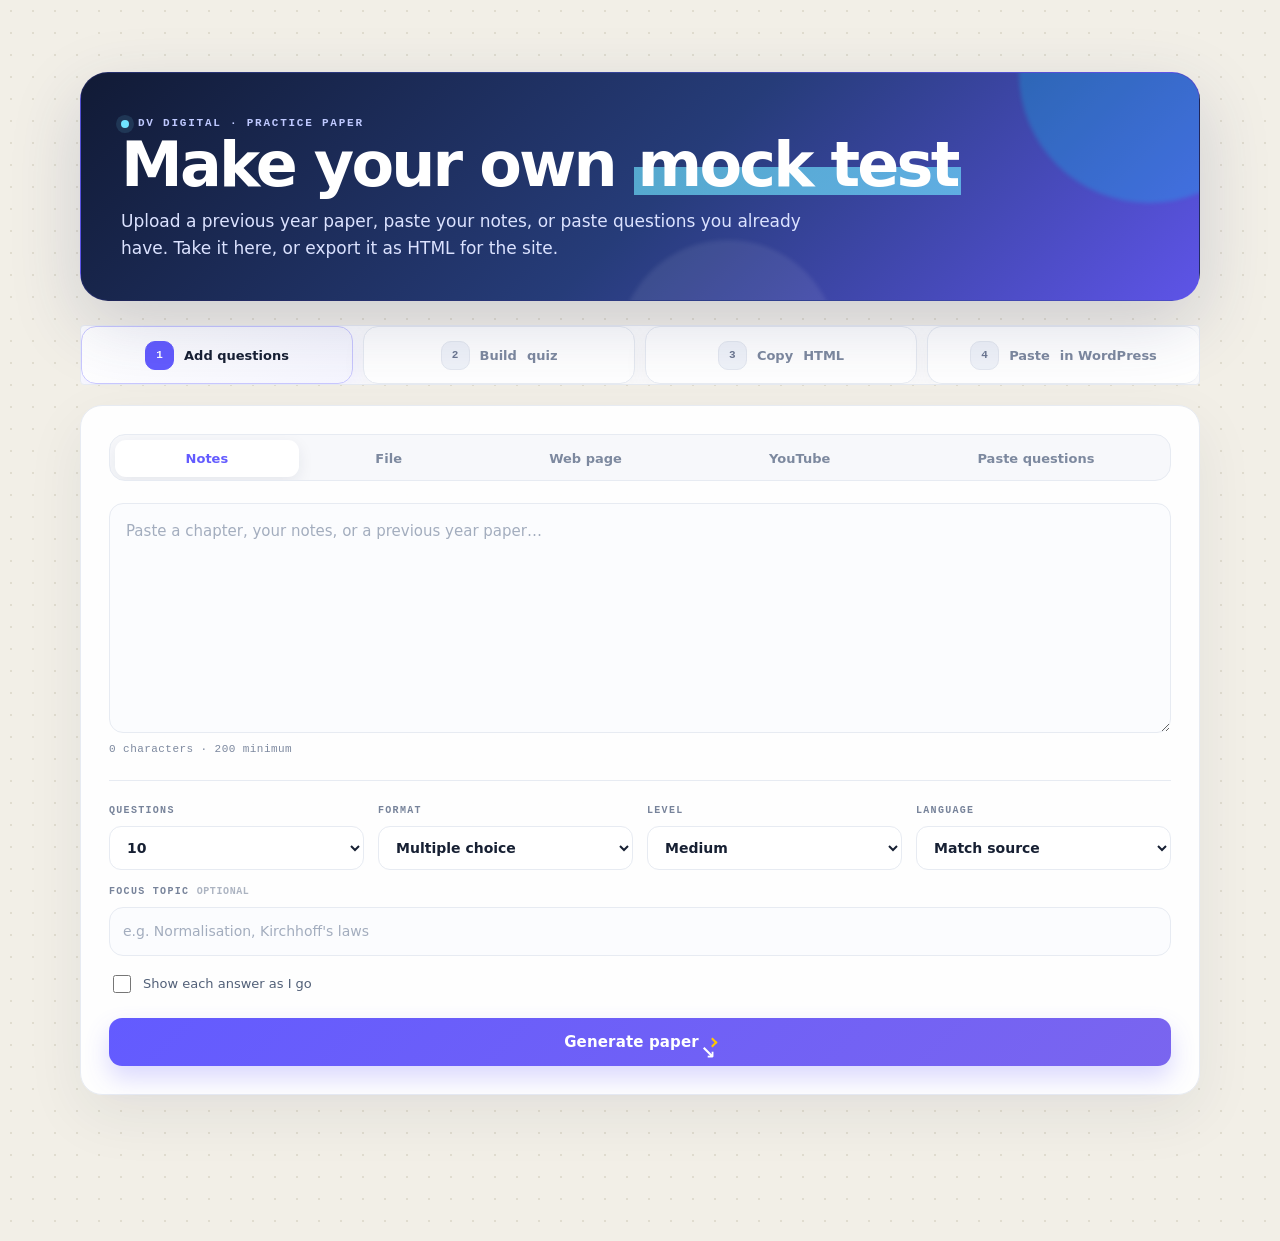
<file: demo/index.html>
<!DOCTYPE html>
<html lang="en"><head><meta charset="utf-8">
<meta name="viewport" content="width=device-width, initial-scale=1">
<title>AI Quiz Generator — DV Digital</title>
<style>
@import url('https://fonts.googleapis.com/css2?family=Bricolage+Grotesque:opsz,wght@12..96,600;12..96,800&family=Hind:wght@400;500;600;700&family=Roboto+Mono:wght@400;500;700&display=swap');

/* The hidden attribute must beat any display rule set below. */
.dvq [hidden] { display: none !important; }

/* ── Step wizard ─────────────────────────────────────────────────── */

.dvq-steps {
	display: flex;
	flex-wrap: wrap;
	gap: 6px;
	list-style: none;
	margin: 0 0 20px;
	padding: 0;
}

.dvq-step {
	font-family: var(--body);
	text-align: left;
	cursor: pointer;
	display: flex;
	align-items: center;
	gap: 9px;
	flex: 1 1 auto;
	padding: 10px 14px;
	border: 1px solid var(--line);
	border-radius: 3px;
	background: var(--paper);
	font-size: 13.5px;
	font-weight: 600;
	color: var(--muted);
	transition: border-color .2s, color .2s, background .2s;
}

.dvq-step b {
	display: grid;
	place-items: center;
	flex: 0 0 auto;
	width: 22px;
	height: 22px;
	border-radius: 50%;
	background: var(--stock);
	border: 1px solid var(--line);
	font-family: var(--mono);
	font-size: 11px;
	font-weight: 700;
	color: var(--muted);
	transition: background .2s, color .2s, border-color .2s;
}

.dvq-step.is-on {
	border-color: var(--ink);
	color: var(--ink);
}

.dvq-step.is-on b {
	background: var(--ink);
	border-color: var(--ink);
	color: var(--mark);
}

.dvq-step.is-done {
	color: var(--ink-2);
	border-color: var(--line);
}

.dvq-step.is-done b {
	background: var(--right);
	border-color: var(--right);
	color: #fff;
}

@media (max-width: 640px) {
	.dvq-step { flex: 1 1 100%; }
	.dvq-step span { font-size: 13px; }
}

/* DV Digital — AI Quiz Generator
   Scoped under .dvq so Elementor styles cannot leak in or out.
   Hind is used for body text because it carries Devanagari, which the Hindi
   output setting needs. */

.dvq {
	--ink:      #14161b;
	--ink-2:    #40434c;
	--muted:    #7c7e88;
	--paper:    #ffffff;
	--stock:    #faf8f3;
	--line:     #e6e3d9;
	--rule:     #14161b;
	--mark:     #ffc800;
	--mark-lo:  #7d6000;
	--right:    #14764a;
	--right-bg: #edf6f1;
	--wrong:    #bf342a;
	--wrong-bg: #fdf1f0;

	--display: "Bricolage Grotesque", Georgia, serif;
	--body:    "Hind", -apple-system, BlinkMacSystemFont, "Segoe UI", sans-serif;
	--mono:    "Roboto Mono", ui-monospace, Menlo, Consolas, monospace;

	max-width: 800px;
	margin-inline: auto;
	font-family: var(--body);
	font-size: 16px;
	line-height: 1.6;
	color: var(--ink);
	-webkit-font-smoothing: antialiased;
	text-rendering: optimizeLegibility;
}

.dvq *,
.dvq *::before,
.dvq *::after { box-sizing: border-box; }

/* Author display rules outrank the UA stylesheet's [hidden] rule, so any
   flex container would ignore its own hidden attribute without this. */
.dvq [hidden] { display: none !important; }

.dvq p { margin: 0; }

/* ── Masthead ────────────────────────────────────────────────────── */

.dvq-head { margin-bottom: 26px; }

.dvq-eyebrow {
	display: flex;
	align-items: center;
	gap: 9px;
	margin-bottom: 12px;
	font-family: var(--mono);
	font-size: 11px;
	font-weight: 500;
	letter-spacing: .18em;
	text-transform: uppercase;
	color: var(--muted);
}

.dvq-eyebrow::before {
	content: "";
	width: 4px;
	height: 15px;
	background: var(--mark);
}

.dvq-title {
	margin: 0 0 10px;
	font-family: var(--display);
	font-size: clamp(30px, 5.2vw, 46px);
	font-weight: 800;
	line-height: 1.04;
	letter-spacing: -.025em;
	color: var(--ink);
}

/* Highlighter swipe, the way a student marks a textbook */
.dvq-mark-hl {
	background: linear-gradient(transparent 58%, var(--mark) 58% 94%, transparent 94%);
	padding-inline: 2px;
}

.dvq-intro {
	max-width: 52ch;
	font-size: 16px;
	color: var(--ink-2);
}

/* ── Sheet ───────────────────────────────────────────────────────── */

.dvq-card {
	background: var(--paper);
	border: 1px solid var(--line);
	border-radius: 4px;
	box-shadow: 0 1px 0 rgba(20, 22, 27, .04), 0 10px 28px -22px rgba(20, 22, 27, .5);
	padding: 22px;
}

/* ── Tabs ────────────────────────────────────────────────────────── */

.dvq-tabs {
	display: flex;
	gap: 0;
	margin-bottom: 18px;
	border-bottom: 2px solid var(--line);
	overflow-x: auto;
	scrollbar-width: none;
}

.dvq-tabs::-webkit-scrollbar { display: none; }

.dvq-tab {
	position: relative;
	flex: 0 0 auto;
	padding: 10px 16px;
	margin-bottom: -2px;
	border: 0;
	border-bottom: 2px solid transparent;
	background: none;
	font-family: var(--body);
	font-size: 15px;
	font-weight: 600;
	color: var(--muted);
	cursor: pointer;
	white-space: nowrap;
	transition: color .15s, border-color .15s;
}

.dvq-tab:hover { color: var(--ink); }

.dvq-tab.is-on {
	color: var(--ink);
	border-bottom-color: var(--ink);
}

/* ── Inputs ──────────────────────────────────────────────────────── */

.dvq-panel { display: none; }
.dvq-panel.is-on { display: block; }

.dvq textarea,
.dvq input[type="url"],
.dvq input[type="text"] {
	width: 100%;
	padding: 13px 15px;
	border: 1px solid var(--line);
	border-radius: 3px;
	background: var(--stock);
	font-family: var(--body);
	font-size: 15.5px;
	line-height: 1.6;
	color: var(--ink);
	resize: vertical;
	transition: border-color .15s, box-shadow .15s, background .15s;
}

.dvq textarea::placeholder,
.dvq input::placeholder { color: #a9aab2; }

.dvq textarea:focus,
.dvq input:focus,
.dvq select:focus {
	outline: none;
	background: var(--paper);
	border-color: var(--ink);
	box-shadow: 0 0 0 3px rgba(255, 200, 0, .4);
}

.dvq-count {
	margin-top: 8px;
	font-family: var(--mono);
	font-size: 11.5px;
	letter-spacing: .04em;
	color: var(--muted);
}

/* ── Drop zone ───────────────────────────────────────────────────── */

.dvq-drop {
	display: flex;
	flex-direction: column;
	align-items: center;
	justify-content: center;
	gap: 6px;
	min-height: 180px;
	padding: 26px;
	text-align: center;
	border: 1.5px dashed #cdc9bb;
	border-radius: 3px;
	background: var(--stock);
	cursor: pointer;
	transition: border-color .15s, background .15s;
}

.dvq-drop:hover,
.dvq-drop.is-over { border-color: var(--ink); background: #fffdf4; }

.dvq-drop-icon { width: 30px; height: 30px; color: var(--ink-2); }
.dvq-drop-icon svg { width: 100%; height: 100%; }
.dvq-drop-main { font-weight: 600; font-size: 15.5px; }

.dvq-drop-sub {
	font-family: var(--mono);
	font-size: 11.5px;
	letter-spacing: .04em;
	color: var(--muted);
}

.dvq-filename {
	display: flex;
	align-items: center;
	gap: 8px;
	margin-top: 11px;
	padding: 10px 13px;
	border-left: 3px solid var(--mark);
	background: var(--stock);
	font-family: var(--mono);
	font-size: 12.5px;
	word-break: break-all;
}

/* ── Controls ────────────────────────────────────────────────────── */

.dvq-controls {
	display: flex;
	flex-wrap: wrap;
	gap: 14px;
	margin: 20px 0;
	padding-top: 20px;
	border-top: 1px solid var(--line);
}

.dvq-field { display: flex; flex-direction: column; gap: 6px; flex: 1 1 130px; }
.dvq-field-wide { flex: 1 1 100%; }

.dvq-field > span {
	font-family: var(--mono);
	font-size: 10.5px;
	font-weight: 500;
	letter-spacing: .14em;
	text-transform: uppercase;
	color: var(--muted);
}

.dvq-field > span em {
	font-style: normal;
	letter-spacing: .06em;
	opacity: .6;
}

.dvq select {
	width: 100%;
	padding: 10px 12px;
	border: 1px solid var(--line);
	border-radius: 3px;
	background: var(--paper);
	font-family: var(--body);
	font-size: 14.5px;
	font-weight: 500;
	color: var(--ink);
	cursor: pointer;
}

.dvq input[type="text"] { padding: 10px 12px; font-size: 14.5px; }

.dvq-switch {
	display: flex;
	align-items: center;
	gap: 9px;
	flex: 1 1 100%;
	padding-top: 2px;
	font-size: 14.5px;
	color: var(--ink-2);
	cursor: pointer;
}

.dvq-switch input { width: 17px; height: 17px; accent-color: var(--ink); cursor: pointer; }

/* ── Buttons ─────────────────────────────────────────────────────── */

.dvq-go {
	display: flex;
	align-items: center;
	justify-content: center;
	gap: 10px;
	width: 100%;
	padding: 15px 22px;
	border: 0;
	border-radius: 3px;
	background: var(--ink);
	font-family: var(--body);
	font-size: 15.5px;
	font-weight: 700;
	letter-spacing: .01em;
	color: #fff;
	cursor: pointer;
	transition: background .15s, box-shadow .15s;
}

.dvq-go::after {
	content: "";
	width: 7px;
	height: 7px;
	border-top: 2px solid var(--mark);
	border-right: 2px solid var(--mark);
	transform: rotate(45deg);
	transition: transform .18s;
}

.dvq-go:hover:not(:disabled) {
	background: #000;
	box-shadow: 0 6px 18px -10px rgba(0, 0, 0, .8);
}

.dvq-go:hover:not(:disabled)::after { transform: rotate(45deg) translate(2px, -2px); }
.dvq-go:disabled { opacity: .4; cursor: not-allowed; }

.dvq-ghost {
	padding: 13px 20px;
	border: 1px solid var(--ink);
	border-radius: 3px;
	background: transparent;
	font-family: var(--body);
	font-size: 14.5px;
	font-weight: 600;
	color: var(--ink);
	cursor: pointer;
	transition: background .15s, color .15s;
}

.dvq-ghost:hover { background: var(--ink); color: #fff; }

.dvq :focus-visible { outline: 3px solid var(--mark); outline-offset: 2px; }

.dvq-note {
	margin-top: 14px;
	padding: 12px 14px;
	border-left: 3px solid var(--wrong);
	background: var(--wrong-bg);
	font-size: 14.5px;
	color: #8e2820;
}

.dvq-actions { display: flex; flex-wrap: wrap; gap: 10px; margin-top: 22px; }
.dvq-actions .dvq-go { width: auto; flex: 1 1 210px; }

/* ── Loading ─────────────────────────────────────────────────────── */

.dvq-loading { text-align: center; padding: 52px 22px; }

.dvq-loading p {
	margin-top: 20px;
	font-family: var(--mono);
	font-size: 13px;
	letter-spacing: .04em;
	color: var(--muted);
}

.dvq-bubbles { display: flex; justify-content: center; gap: 11px; }

.dvq-bubbles i {
	width: 16px;
	height: 16px;
	border: 2px solid var(--ink);
	border-radius: 50%;
	animation: dvq-fill 1.5s ease-in-out infinite;
}

.dvq-bubbles i:nth-child(2) { animation-delay: .19s; }
.dvq-bubbles i:nth-child(3) { animation-delay: .38s; }
.dvq-bubbles i:nth-child(4) { animation-delay: .57s; }

@keyframes dvq-fill {
	0%, 72%, 100% { background: transparent; }
	36%           { background: var(--ink); }
}

/* ── Question paper masthead ─ the signature ─────────────────────── */

.dvq-quiz-head {
	padding: 20px 18px 16px;
	margin-bottom: 20px;
	text-align: center;
	background: var(--paper);
	border-top: 3px double var(--rule);
	border-bottom: 3px double var(--rule);
}

.dvq-quiz-head h3 {
	margin: 0 0 9px;
	font-family: var(--display);
	font-size: clamp(19px, 3.4vw, 25px);
	font-weight: 700;
	line-height: 1.2;
	letter-spacing: -.01em;
	text-transform: uppercase;
}

.dvq-meta {
	font-family: var(--mono);
	font-size: 11px;
	font-weight: 500;
	letter-spacing: .14em;
	text-transform: uppercase;
	color: var(--ink-2);
}

/* ── Questions ───────────────────────────────────────────────────── */

.dvq-questions { list-style: none; margin: 0; padding: 0; }

.dvq-q {
	position: relative;
	padding: 20px 4px 22px 46px;
	border-bottom: 1px solid var(--line);
}

.dvq-q:last-child { border-bottom: 0; }

.dvq-q::before {
	content: attr(data-n) ".";
	position: absolute;
	top: 20px;
	left: 0;
	width: 32px;
	font-family: var(--mono);
	font-size: 14px;
	font-weight: 700;
	color: var(--ink);
	text-align: right;
}

.dvq-q-text {
	margin-bottom: 14px !important;
	font-size: 16.5px;
	font-weight: 600;
	line-height: 1.5;
}

/* OMR bubbles */

.dvq-opt {
	display: flex;
	align-items: flex-start;
	gap: 13px;
	padding: 8px 11px;
	margin-bottom: 3px;
	border-radius: 3px;
	font-size: 15.5px;
	line-height: 1.5;
	cursor: pointer;
	transition: background .12s;
}

.dvq-opt:hover { background: var(--stock); }
.dvq-opt input { position: absolute; opacity: 0; pointer-events: none; }

.dvq-bubble {
	flex: 0 0 auto;
	display: grid;
	place-items: center;
	width: 25px;
	height: 25px;
	margin-top: 1px;
	border: 1.5px solid #b9b6ab;
	border-radius: 50%;
	font-family: var(--mono);
	font-size: 11px;
	font-weight: 700;
	color: var(--muted);
	transition: background .15s, border-color .15s, color .15s;
}

.dvq-opt:hover .dvq-bubble { border-color: var(--ink-2); }

.dvq-opt input:checked ~ .dvq-bubble {
	background: var(--ink);
	border-color: var(--ink);
	color: var(--mark);
}

.dvq-opt-text { padding-top: 1px; }

.dvq-q.is-marked .dvq-opt { cursor: default; }
.dvq-q.is-marked .dvq-opt:hover { background: transparent; }
.dvq-q.is-marked .dvq-opt:hover .dvq-bubble { border-color: #b9b6ab; }

.dvq-opt.is-right { background: var(--right-bg); }
.dvq-opt.is-right .dvq-bubble { background: var(--right); border-color: var(--right); color: #fff; }
.dvq-opt.is-wrong { background: var(--wrong-bg); }
.dvq-opt.is-wrong .dvq-bubble { background: var(--wrong); border-color: var(--wrong); color: #fff; }

.dvq-why,
.dvq-answer {
	margin-top: 12px;
	padding: 12px 14px;
	border-left: 3px solid var(--mark);
	background: var(--stock);
	font-size: 14.5px;
	line-height: 1.6;
	color: var(--ink-2);
}

.dvq-answer { border-left-color: var(--right); background: var(--right-bg); font-size: 15.5px; }

.dvq-reveal {
	padding: 8px 14px;
	border: 1px solid var(--line);
	border-radius: 3px;
	background: var(--paper);
	font-family: var(--mono);
	font-size: 11px;
	font-weight: 500;
	letter-spacing: .12em;
	text-transform: uppercase;
	color: var(--ink-2);
	cursor: pointer;
}

.dvq-reveal:hover { border-color: var(--ink); background: var(--stock); }

/* ── Result ──────────────────────────────────────────────────────── */

.dvq-result { text-align: center; }

.dvq-score {
	font-family: var(--mono);
	font-size: clamp(48px, 11vw, 68px);
	font-weight: 700;
	line-height: 1;
	letter-spacing: -.04em;
	margin: 10px 0 10px !important;
}

.dvq-of { font-size: .42em; font-weight: 400; color: var(--muted); }

.dvq-verdict {
	max-width: 42ch;
	margin: 0 auto 24px !important;
	font-size: 16px;
	color: var(--ink-2);
}

/* Answer-key strip */

.dvq-sheet {
	display: flex;
	flex-wrap: wrap;
	justify-content: center;
	gap: 8px;
	padding: 18px 14px;
	border-top: 1px dashed #c9c5b8;
	border-bottom: 1px dashed #c9c5b8;
	background: var(--stock);
}

.dvq-mark {
	display: grid;
	place-items: center;
	width: 25px;
	height: 25px;
	border: 1.5px solid #b9b6ab;
	border-radius: 50%;
	background: var(--paper);
	font-family: var(--mono);
	font-size: 10.5px;
	font-weight: 700;
	color: var(--muted);
}

.dvq-mark.is-right { background: var(--right); border-color: var(--right); color: #fff; }
.dvq-mark.is-wrong { background: var(--wrong); border-color: var(--wrong); color: #fff; }

.dvq-result .dvq-actions { justify-content: center; }

/* ── Mobile ──────────────────────────────────────────────────────── */

@media (max-width: 560px) {
	.dvq-card { padding: 16px; }
	.dvq-q { padding: 18px 0 20px 38px; }
	.dvq-q::before { width: 26px; top: 18px; }
	.dvq-opt { padding: 8px 6px; gap: 11px; font-size: 15px; }
	.dvq-field { flex: 1 1 100%; }
	.dvq-actions .dvq-go,
	.dvq-actions .dvq-ghost { flex: 1 1 100%; }
	.dvq-tab { padding: 10px 13px; font-size: 14.5px; }
}

/* ── Accessibility & print ───────────────────────────────────────── */

@media (prefers-reduced-motion: reduce) {
	.dvq *, .dvq *::before, .dvq *::after {
		animation-duration: .01ms !important;
		animation-iteration-count: 1 !important;
		transition-duration: .01ms !important;
	}
}

@media print {
	.dvq-tabs, .dvq-controls, .dvq-actions, .dvq-go, .dvq-ghost,
	.dvq-reveal, #dvq-builder, #dvq-loading, .dvq-head { display: none !important; }
	.dvq { max-width: none; font-size: 12pt; }
	.dvq-card { border: 0; box-shadow: none; padding: 0; }
	.dvq-q { break-inside: avoid; }
}

/* ── Paste mode ──────────────────────────────────────────────────── */

.dvq-format-hint {
	margin-bottom: 12px;
	padding: 14px 16px;
	border-left: 3px solid var(--mark);
	background: var(--stock);
}

.dvq-hint-label {
	margin-bottom: 8px !important;
	font-family: var(--mono);
	font-size: 10.5px;
	font-weight: 500;
	letter-spacing: .14em;
	text-transform: uppercase;
	color: var(--mark-lo);
}

.dvq-format-hint pre {
	margin: 0 0 10px;
	padding: 0;
	overflow-x: auto;
	background: none;
	border: 0;
	font-family: var(--mono);
	font-size: 12px;
	line-height: 1.85;
	color: var(--ink-2);
	white-space: pre;
}

.dvq-hint-note { font-size: 13.5px; line-height: 1.55; color: var(--ink-2); }
.dvq-hint-note b { font-weight: 600; color: var(--ink); }



/* ── Status bar ──────────────────────────────────────────────────── */

.dvq-statusbar {
	display: flex;
	align-items: center;
	gap: 12px;
	flex-wrap: wrap;
	margin-bottom: 18px;
	padding-bottom: 16px;
	border-bottom: 1px solid var(--line);
}

.dvq-back {
	display: inline-flex;
	align-items: center;
	gap: 7px;
	padding: 8px 13px;
	border: 1px solid var(--line);
	border-radius: 3px;
	background: var(--paper);
	font-family: var(--body);
	font-size: 13.5px;
	font-weight: 600;
	color: var(--ink-2);
	cursor: pointer;
	transition: border-color .15s, color .15s;
}

.dvq-back:hover { border-color: var(--ink); color: var(--ink); }

.dvq-pill {
	display: inline-flex;
	align-items: center;
	gap: 8px;
	padding: 7px 13px;
	border-radius: 100px;
	background: var(--stock);
	border: 1px solid var(--line);
	font-family: var(--mono);
	font-size: 11px;
	letter-spacing: .08em;
	text-transform: uppercase;
	color: var(--ink-2);
}

.dvq-pill b {
	width: 7px;
	height: 7px;
	border-radius: 50%;
	background: var(--right);
	box-shadow: 0 0 0 3px rgba(20, 118, 74, .16);
}

.dvq-segment {
	display: flex;
	gap: 3px;
	margin-left: auto;
	padding: 3px;
	background: var(--stock);
	border: 1px solid var(--line);
	border-radius: 3px;
}

.dvq-seg {
	padding: 8px 15px;
	border: 0;
	border-radius: 2px;
	background: transparent;
	font-family: var(--body);
	font-size: 13.5px;
	font-weight: 600;
	color: var(--muted);
	cursor: pointer;
	transition: background .15s, color .15s;
}

.dvq-seg:hover { color: var(--ink); }
.dvq-seg.is-on { background: var(--ink); color: #fff; }
.dvq-segment-sm { margin-left: 0; }

/* ── Loading progress ────────────────────────────────────────────── */

.dvq-loading-main {
	margin-top: 18px !important;
	font-family: var(--body) !important;
	font-size: 15.5px !important;
	font-weight: 600;
	color: var(--ink) !important;
	letter-spacing: 0 !important;
}

.dvq-track {
	width: min(300px, 80%);
	height: 3px;
	margin: 16px auto 0;
	background: var(--line);
	overflow: hidden;
}

.dvq-track i {
	display: block;
	height: 100%;
	width: 8%;
	background: var(--mark);
	transition: width .5s ease;
}

/* ── Export view ─────────────────────────────────────────────────── */

.dvq-exp-bar {
	display: flex;
	align-items: center;
	gap: 12px;
	flex-wrap: wrap;
	margin-bottom: 14px;
}

.dvq-filemeta {
	margin-left: auto !important;
	font-family: var(--mono);
	font-size: 11.5px;
	letter-spacing: .06em;
	color: var(--muted);
}

.dvq-filemeta b { color: var(--ink-2); font-weight: 500; }
.dvq-filemeta span { margin-left: 10px; }

.dvq-codewrap {
	border: 1px solid #2a2d35;
	border-radius: 5px;
	overflow: hidden;
	background: #16181d;
}

.dvq-codebar {
	display: flex;
	align-items: center;
	gap: 12px;
	padding: 10px 14px;
	background: #1e2128;
	border-bottom: 1px solid #2a2d35;
}

.dvq-dots { display: flex; gap: 6px; }

.dvq-dots i {
	width: 10px;
	height: 10px;
	border-radius: 50%;
	background: #4a4d57;
}

.dvq-dots i:first-child { background: #e05a52; }
.dvq-dots i:nth-child(2) { background: #e0a94a; }
.dvq-dots i:last-child { background: #4aa96c; }

.dvq-codename {
	font-family: var(--mono);
	font-size: 11.5px;
	letter-spacing: .05em;
	color: #8b8f9a;
}

.dvq-code {
	margin: 0;
	padding: 16px;
	max-height: 340px;
	overflow: auto;
	background: #16181d;
	border: 0;
	font-family: var(--mono);
	font-size: 11.5px;
	line-height: 1.75;
	color: #c8ccd4;
	white-space: pre-wrap;
	word-break: break-all;
	tab-size: 2;
}

.dvq-code::-webkit-scrollbar { width: 10px; height: 10px; }
.dvq-code::-webkit-scrollbar-track { background: #16181d; }
.dvq-code::-webkit-scrollbar-thumb { background: #383c46; border-radius: 5px; }

.dvq-previewwrap {
	border: 1px solid var(--line);
	border-radius: 5px;
	overflow: hidden;
	background: #f0f2f5;
}

.dvq-previewwrap iframe {
	display: block;
	width: 100%;
	height: 460px;
	border: 0;
	background: #f0f2f5;
}

.dvq-go-copy.is-done { background: var(--right); }
.dvq-go-copy.is-done::after { border-color: #fff; }

/* ── How to use ──────────────────────────────────────────────────── */

.dvq-howto {
	margin-top: 20px;
	padding: 18px 20px;
	border-left: 3px solid var(--mark);
	background: var(--stock);
}

.dvq-howto ol {
	margin: 0 0 12px;
	padding-left: 20px;
	font-size: 14.5px;
	line-height: 1.7;
	color: var(--ink-2);
}

.dvq-howto li { margin-bottom: 4px; }
.dvq-howto b { font-weight: 600; color: var(--ink); }

.dvq-centred { justify-content: center; }

/* ── Mobile additions ────────────────────────────────────────────── */

@media (max-width: 560px) {
	.dvq-statusbar { gap: 9px; }
	.dvq-segment { margin-left: 0; width: 100%; }
	.dvq-seg { flex: 1; }
	.dvq-filemeta { margin-left: 0 !important; }
	.dvq-code { font-size: 10.5px; max-height: 260px; }
	.dvq-previewwrap iframe { height: 380px; }
}

@media print {
	.dvq-statusbar, .dvq-export, #dvq-export { display: none !important; }
}

/* ── Four-step rail ──────────────────────────────────────────────── */

.dvq-steps {
	display: flex;
	align-items: stretch;
	margin-bottom: 20px;
	border: 1px solid var(--line);
	border-radius: 4px;
	background: var(--paper);
	overflow: hidden;
}

.dvq-step {
	flex: 1;
	display: flex;
	align-items: center;
	justify-content: center;
	gap: 9px;
	padding: 13px 10px;
	border: 0;
	border-right: 1px solid var(--line);
	background: var(--stock);
	font-family: var(--body);
	font-size: 13.5px;
	font-weight: 600;
	color: var(--muted);
	cursor: default;
	transition: background .18s, color .18s;
}

.dvq-step:last-child { border-right: 0; }

.dvq-step b {
	display: grid;
	place-items: center;
	width: 21px;
	height: 21px;
	flex: 0 0 auto;
	border-radius: 50%;
	border: 1.5px solid #c2bfb4;
	background: var(--paper);
	font-family: var(--mono);
	font-size: 10.5px;
	font-weight: 700;
	color: var(--muted);
}

.dvq-step.is-done {
	background: var(--paper);
	color: var(--ink-2);
	cursor: pointer;
}

.dvq-step.is-done b {
	background: var(--right);
	border-color: var(--right);
	color: #fff;
	font-size: 0;
}

.dvq-step.is-done b::after {
	content: "\2713";
	font-size: 11px;
	line-height: 1;
}

.dvq-step.is-on {
	background: var(--ink);
	color: #fff;
	cursor: pointer;
}

.dvq-step.is-on b {
	background: var(--mark);
	border-color: var(--mark);
	color: var(--ink);
}

.dvq-step.is-done:hover { background: var(--stock); }

/* ── Ready badge ─────────────────────────────────────────────────── */

.dvq-ready {
	display: flex;
	align-items: center;
	justify-content: center;
	gap: 11px;
	margin-bottom: 18px;
}

.dvq-ready-dot {
	display: inline-flex;
	align-items: center;
	gap: 8px;
	font-size: 15px;
	font-weight: 700;
	color: var(--ink);
}

.dvq-ready-dot i {
	width: 8px;
	height: 8px;
	border-radius: 50%;
	background: var(--right);
	box-shadow: 0 0 0 3px rgba(20, 118, 74, .18);
}

.dvq-ready-count {
	padding: 5px 12px;
	border-radius: 100px;
	background: var(--right-bg);
	border: 1px solid rgba(20, 118, 74, .3);
	font-family: var(--mono);
	font-size: 11px;
	font-weight: 700;
	letter-spacing: .06em;
	text-transform: uppercase;
	color: var(--right);
}

/* Copy button reads as a positive, terminal action */
.dvq-go-copy { background: var(--right); }
.dvq-go-copy::after { border-color: #fff; }
.dvq-go-copy:hover:not(:disabled) { background: #10603b; }
.dvq-go-copy.is-done { background: #10603b; }

@media (max-width: 700px) {
	.dvq-steps { flex-wrap: wrap; }
	.dvq-step { flex: 1 1 50%; border-bottom: 1px solid var(--line); }
	.dvq-step:nth-child(2) { border-right: 0; }
	.dvq-step:nth-child(3), .dvq-step:nth-child(4) { border-bottom: 0; }
	.dvq-step { font-size: 12.5px; padding: 11px 8px; }
}

@media (max-width: 420px) {
	.dvq-step span { display: none; }
	.dvq-step { flex: 1 1 auto; }
}

body{margin:0;padding:44px 20px 90px;background:#f2efe7;
background-image:radial-gradient(#e0dccf 1px,transparent 1px);background-size:22px 22px;min-height:100vh}
.dvq-devbar{max-width:800px;margin:0 auto 22px;padding:9px 13px;border-left:3px solid #ffc800;
background:#fffdf3;font-family:"Roboto Mono",monospace;font-size:11px;letter-spacing:.05em;color:#7d6000}

/* DV Digital premium quiz-converter refresh — 2026 */
:root{color-scheme:light}
.dvq{--ink:#172033;--ink-2:#526078;--muted:#7d899f;--paper:#fff;--stock:#f7f9fc;--line:#e7ebf2;--accent:#635bff;--accent-2:#00b8d9;--accent-soft:#eef0ff;--right:#15966a;--right-bg:#eaf9f2;--wrong:#e05252;--wrong-bg:#fff0f0;--display:Inter,ui-sans-serif,system-ui,-apple-system,"Segoe UI",sans-serif;--body:Inter,ui-sans-serif,system-ui,-apple-system,"Segoe UI",sans-serif;--mono:"SFMono-Regular",Consolas,monospace;max-width:1120px;margin:0 auto;padding:28px 18px 56px;font-family:var(--body);font-size:16px;line-height:1.6;color:var(--ink);-webkit-font-smoothing:antialiased}
.dvq *, .dvq *::before,.dvq *::after{box-sizing:border-box}.dvq [hidden]{display:none!important}.dvq p{margin:0}
.dvq-devbar{display:none}
.dvq-head{position:relative;overflow:hidden;margin:0 0 24px;padding:42px 40px 38px;border:1px solid rgba(99,91,255,.16);border-radius:28px;background:linear-gradient(135deg,#111a35 0%,#263c79 52%,#5e54e8 100%);box-shadow:0 24px 70px rgba(42,55,110,.18);color:#fff}
.dvq-head:before,.dvq-head:after{content:"";position:absolute;border-radius:999px;filter:blur(2px);pointer-events:none}.dvq-head:before{width:260px;height:260px;right:-80px;top:-130px;background:rgba(0,224,255,.22)}.dvq-head:after{width:220px;height:220px;left:48%;bottom:-160px;background:rgba(255,255,255,.08)}
.dvq-eyebrow{position:relative;z-index:1;display:flex;align-items:center;gap:9px;margin-bottom:13px;font-size:11px;font-weight:800;letter-spacing:.16em;text-transform:uppercase;color:#bfc9ff}.dvq-eyebrow:before{content:"";width:8px;height:8px;border-radius:50%;background:#70e4ff;box-shadow:0 0 0 5px rgba(112,228,255,.12)}
.dvq-title{position:relative;z-index:1;margin:0 0 12px;font-family:var(--display);font-size:clamp(34px,5vw,62px);font-weight:850;line-height:1.02;letter-spacing:-.045em;color:#fff}.dvq-mark-hl{background:linear-gradient(transparent 54%,rgba(112,228,255,.65) 54% 92%,transparent 92%);padding:0 4px}.dvq-intro{position:relative;z-index:1;max-width:700px;font-size:17px;color:#dbe2ff}.dvq-head:has(+ .dvq-steps){ }
.dvq-steps{display:grid;grid-template-columns:repeat(4,1fr);gap:10px;list-style:none;margin:0 0 20px;padding:0}.dvq-step{min-height:58px;font-family:var(--body);text-align:left;cursor:pointer;display:flex;align-items:center;gap:10px;padding:11px 14px;border:1px solid var(--line);border-radius:15px;background:#fff;font-size:13px;font-weight:750;color:var(--muted);box-shadow:0 8px 24px rgba(32,44,70,.05);transition:.2s}.dvq-step b{display:grid;place-items:center;flex:0 0 auto;width:29px;height:29px;border-radius:10px;background:#f0f3f9;border:1px solid #e4e8f0;font-size:11px;color:#6b7690}.dvq-step.is-on{border-color:#c9c7ff;background:linear-gradient(135deg,#fff,#f6f6ff);color:var(--ink);box-shadow:0 10px 28px rgba(99,91,255,.12)}.dvq-step.is-on b{background:var(--accent);border-color:var(--accent);color:#fff}.dvq-step.is-done b{background:var(--right);border-color:var(--right);color:#fff}
.dvq-ready{display:flex;align-items:center;justify-content:space-between;gap:10px;margin:0 0 16px;padding:12px 15px;border:1px solid #cfeee1;border-radius:14px;background:#f3fbf7}.dvq-ready-dot{display:flex;align-items:center;gap:8px;font-size:13px;font-weight:800;color:#177b5a}.dvq-ready-dot i{width:8px;height:8px;border-radius:50%;background:#20b27b;box-shadow:0 0 0 5px #d9f5e9}.dvq-ready-count{font-size:12px;color:#557062}
.dvq-statusbar{display:flex;align-items:center;justify-content:space-between;gap:12px;margin:0 0 14px;padding:8px 0}.dvq-back{border:0;background:none;color:var(--muted);font-weight:700;cursor:pointer}.dvq-segment{display:flex;gap:4px;padding:4px;border:1px solid var(--line);border-radius:13px;background:#f5f7fb}.dvq-seg{padding:8px 13px;border:0;border-radius:9px;background:transparent;font:700 12px var(--body);color:var(--muted);cursor:pointer}.dvq-seg.is-on{background:#fff;color:var(--ink);box-shadow:0 3px 10px rgba(30,40,70,.08)}
.dvq-card{background:rgba(255,255,255,.96);border:1px solid var(--line);border-radius:22px;box-shadow:0 20px 60px rgba(32,44,70,.07);padding:28px}.dvq-builder{position:relative;overflow:hidden}.dvq-builder:before{content:"";position:absolute;inset:0 0 auto;height:4px;background:linear-gradient(90deg,var(--accent),#8d78ff,var(--accent-2))}
.dvq-tabs{display:flex;gap:6px;margin-bottom:22px;padding:5px;border:1px solid var(--line);border-radius:16px;background:#f7f8fb;overflow-x:auto;scrollbar-width:none}.dvq-tabs::-webkit-scrollbar{display:none}.dvq-tab{flex:1 0 auto;padding:11px 16px;border:0;border-radius:11px;background:transparent;font:750 13px var(--body);color:var(--muted);cursor:pointer;white-space:nowrap}.dvq-tab:hover{color:var(--ink)}.dvq-tab.is-on{background:#fff;color:var(--accent);box-shadow:0 5px 16px rgba(30,40,70,.08)}.dvq-panel{display:none}.dvq-panel.is-on{display:block}
.dvq textarea,.dvq input[type=url],.dvq input[type=text]{width:100%;padding:15px 16px;border:1px solid var(--line);border-radius:14px;background:#fbfcfe;font:500 15px/1.65 var(--body);color:var(--ink);resize:vertical;transition:.18s}.dvq textarea:focus,.dvq input:focus,.dvq select:focus{outline:none;background:#fff;border-color:#9c97ff;box-shadow:0 0 0 4px rgba(99,91,255,.11)}.dvq textarea::placeholder,.dvq input::placeholder{color:#a3adbe}.dvq-count{margin-top:8px;font-size:11px;color:var(--muted)}
.dvq-drop{display:flex;flex-direction:column;align-items:center;justify-content:center;gap:8px;min-height:220px;padding:30px;text-align:center;border:1.5px dashed #cbd3e2;border-radius:18px;background:linear-gradient(180deg,#fafbff,#f5f8fd);cursor:pointer;transition:.2s}.dvq-drop:hover,.dvq-drop.is-over{border-color:#8f89ff;background:#f5f4ff}.dvq-drop-icon{width:48px;height:48px;padding:12px;border-radius:15px;background:#ebeaff;color:var(--accent)}.dvq-drop-main{font-weight:800;font-size:16px}.dvq-drop-sub{font-size:12px;color:var(--muted)}.dvq-filename{display:flex;align-items:center;gap:8px;margin-top:11px;padding:11px 13px;border:1px solid #dfe4ee;border-radius:12px;background:#f7f9fc;font-size:12px;word-break:break-all}
.dvq-format-hint{display:flex;align-items:flex-start;gap:12px;margin-bottom:12px;padding:14px;border:1px solid #dfe3ff;border-radius:14px;background:#f7f7ff}.dvq-hint-label{font-size:12px;font-weight:800;color:var(--accent)}.dvq-hint-note{font-size:12px;color:var(--muted)}
.dvq-controls{display:grid;grid-template-columns:repeat(4,minmax(0,1fr));gap:14px;margin:22px 0;padding-top:22px;border-top:1px solid var(--line)}.dvq-field{display:flex;flex-direction:column;gap:7px}.dvq-field-wide{grid-column:1/-1}.dvq-field>span{font-size:10px;font-weight:800;letter-spacing:.13em;text-transform:uppercase;color:#77839a}.dvq-field>span em{font-style:normal;opacity:.6}.dvq select{width:100%;padding:12px 13px;border:1px solid var(--line);border-radius:12px;background:#fff;font:650 14px var(--body);color:var(--ink);cursor:pointer}.dvq input[type=text]{padding:12px 13px;font-size:14px}.dvq-switch{display:flex;align-items:center;gap:9px;grid-column:1/-1;font-size:13px;color:var(--ink-2);cursor:pointer}.dvq-switch input{width:18px;height:18px;accent-color:var(--accent)}
.dvq-go{display:flex;align-items:center;justify-content:center;gap:10px;width:100%;padding:15px 20px;border:0;border-radius:13px;background:linear-gradient(135deg,#635bff,#7a65ef);font:800 15px var(--body);color:#fff;cursor:pointer;box-shadow:0 12px 24px rgba(99,91,255,.23);transition:.2s}.dvq-go::after{content:"→";font-size:18px}.dvq-go:hover:not(:disabled){transform:translateY(-1px);box-shadow:0 16px 30px rgba(99,91,255,.3)}.dvq-go:disabled{opacity:.45;cursor:not-allowed}.dvq-ghost{padding:13px 18px;border:1px solid #d9deea;border-radius:12px;background:#fff;font:750 14px var(--body);color:var(--ink);cursor:pointer}.dvq-ghost:hover{border-color:#b7b2ff;background:#f8f7ff;color:var(--accent)}.dvq:focus-visible,.dvq :focus-visible{outline:3px solid rgba(99,91,255,.4);outline-offset:2px}.dvq-note{margin-top:14px;padding:12px 14px;border:1px solid #ffd2d2;border-radius:12px;background:var(--wrong-bg);font-size:13px;color:#a62e2e}.dvq-actions{display:flex;flex-wrap:wrap;gap:10px;margin-top:22px}.dvq-actions .dvq-go{width:auto;flex:1 1 220px}
.dvq-loading{text-align:center;padding:58px 22px}.dvq-loading p{margin-top:20px;font-size:13px;color:var(--muted)}.dvq-bubbles{display:flex;justify-content:center;gap:8px}.dvq-bubbles i{width:12px;height:12px;border-radius:50%;background:var(--accent);animation:dvq-bounce 1s infinite ease-in-out}.dvq-bubbles i:nth-child(2){animation-delay:.12s}.dvq-bubbles i:nth-child(3){animation-delay:.24s}.dvq-bubbles i:nth-child(4){animation-delay:.36s}@keyframes dvq-bounce{0%,80%,100%{transform:scale(.55);opacity:.45}40%{transform:scale(1);opacity:1}}.dvq-track{height:7px;max-width:460px;margin:18px auto 0;border-radius:99px;background:#edf0f5;overflow:hidden}.dvq-track i{display:block;width:12%;height:100%;border-radius:inherit;background:linear-gradient(90deg,var(--accent),var(--accent-2));transition:width .5s}
.dvq-quiz-head{display:flex;align-items:end;justify-content:space-between;gap:20px;margin:28px 0 14px}.dvq-quiz-head h3{margin:0;font-size:28px;letter-spacing:-.025em}.dvq-meta{font-size:12px;color:var(--muted)}.dvq-questions{display:grid;gap:16px;margin:0;padding:0;list-style:none;counter-reset:q}.dvq-q{position:relative;padding:24px;border:1px solid var(--line);border-radius:20px;background:#fff;box-shadow:0 12px 35px rgba(32,44,70,.05);counter-increment:q}.dvq-q:before{content:counter(q,decimal-leading-zero);display:inline-grid;place-items:center;width:42px;height:30px;margin-bottom:12px;border-radius:10px;background:#f0efff;color:var(--accent);font:800 11px var(--mono)}.dvq-q-text{font-size:17px;font-weight:750;line-height:1.55}.dvq-opts{display:grid;gap:9px;margin-top:16px}.dvq-opt{display:flex;align-items:flex-start;gap:12px;padding:14px;border:1px solid var(--line);border-radius:14px;background:#fff;cursor:pointer;transition:.16s}.dvq-opt:hover{border-color:#aaa5ff;background:#faf9ff}.dvq-opt input{position:absolute;opacity:0;pointer-events:none}.dvq-opt-b{display:grid;place-items:center;flex:0 0 auto;width:30px;height:30px;border:1px solid #d7dce7;border-radius:9px;font:800 11px var(--mono);color:#7a859a}.dvq-opt input:checked~.dvq-opt-b{background:var(--accent);border-color:var(--accent);color:#fff}.dvq-opt.is-right{border-color:#76cba9;background:var(--right-bg)}.dvq-opt.is-right .dvq-opt-b{background:var(--right);border-color:var(--right);color:#fff}.dvq-opt.is-wrong{border-color:#f2a0a0;background:var(--wrong-bg)}.dvq-opt.is-wrong .dvq-opt-b{background:var(--wrong);border-color:var(--wrong);color:#fff}.dvq-explain{margin-top:13px;padding:13px 15px;border-left:4px solid #8b83ff;border-radius:0 12px 12px 0;background:#f7f7ff;color:#566177;font-size:13px}.dvq-actions .dvq-ghost{flex:0 1 auto}
.dvq-result{margin-top:24px;text-align:center;background:radial-gradient(circle at 50% 0,#f4f2ff 0,#fff 38%)}.dvq-centred{justify-content:center}.dvq-score{font:850 clamp(62px,9vw,92px)/1 var(--mono);letter-spacing:-.08em;margin:8px 0}.dvq-of{font-size:.4em;color:var(--muted);letter-spacing:-.03em}.dvq-verdict{font-size:16px;color:var(--ink-2)}.dvq-sheet{display:flex;flex-wrap:wrap;justify-content:center;gap:8px;padding:18px;margin:22px 0;border:1px solid var(--line);border-radius:16px;background:#f8fafc}.dvq-m{display:grid;place-items:center;width:32px;height:32px;border-radius:10px;border:1px solid #d8deea;background:#fff;font:800 10px var(--mono);color:var(--muted)}.dvq-m.is-right{background:var(--right);border-color:var(--right);color:#fff}.dvq-m.is-wrong{background:var(--wrong);border-color:var(--wrong);color:#fff}
.dvq-exp-bar{display:flex;align-items:center;justify-content:space-between;gap:12px;margin:22px 0 12px}.dvq-filemeta{display:flex;gap:8px;align-items:center;font-size:12px;color:var(--muted)}.dvq-codewrap{overflow:hidden;border:1px solid #252c3b;border-radius:18px;background:#101522;box-shadow:0 20px 55px rgba(18,24,40,.18)}.dvq-codebar{display:flex;align-items:center;gap:10px;padding:11px 14px;border-bottom:1px solid #2a3242;color:#aab3c5;font-size:12px}.dvq-dots{display:flex;gap:5px}.dvq-dots i{width:8px;height:8px;border-radius:50%;background:#4b5568}.dvq-code{max-height:520px;margin:0;padding:20px;overflow:auto;color:#dce5f4;font:12px/1.65 var(--mono);white-space:pre-wrap;word-break:break-word}.dvq-previewwrap{overflow:hidden;border:1px solid var(--line);border-radius:18px;background:#fff}.dvq-previewwrap iframe{display:block;width:100%;min-height:620px;border:0}.dvq-howto{margin-top:18px;padding:18px;border:1px solid #e1e6ef;border-radius:16px;background:#f8fafc}.dvq-howto p{font-size:13px;color:var(--ink-2)}
@media(max-width:800px){.dvq{padding:16px 12px 40px}.dvq-head{padding:30px 24px}.dvq-steps{grid-template-columns:repeat(2,1fr)}.dvq-controls{grid-template-columns:repeat(2,1fr)}.dvq-field-wide{grid-column:1/-1}.dvq-card{padding:20px}.dvq-quiz-head{display:block}.dvq-quiz-head .dvq-meta{margin-top:5px}}
@media(max-width:560px){.dvq-head{border-radius:22px;padding:27px 20px}.dvq-title{font-size:38px}.dvq-intro{font-size:15px}.dvq-steps{grid-template-columns:1fr 1fr}.dvq-step{min-height:50px;padding:9px;font-size:11px}.dvq-step span{display:none}.dvq-controls{grid-template-columns:1fr}.dvq-field-wide{grid-column:auto}.dvq-tabs{margin-inline:-3px}.dvq-q{padding:18px}.dvq-q-text{font-size:16px}.dvq-actions{flex-direction:column}.dvq-actions .dvq-go,.dvq-actions .dvq-ghost{width:100%;flex:1 1 auto}.dvq-statusbar{align-items:flex-start}.dvq-segment{margin-left:auto}}

</style></head><body>
<p class="dvq-devbar">LOCAL BUILD · /api/v1/quiz on this server · check /health for provider status</p>


<div class="dvq" id="dvq-root">

	<header class="dvq-head">
		<p class="dvq-eyebrow">DV Digital · Practice paper</p>
		<h2 class="dvq-title">Make your own <span class="dvq-mark-hl">mock test</span></h2>
		<p class="dvq-intro">Upload a previous year paper, paste your notes, or paste questions you already have. Take it here, or export it as HTML for the site.</p>
	</header>

	<!-- ── Four steps ───────────────────────────────────────────── -->
	<nav class="dvq-steps" id="dvq-steps" aria-label="Progress">
		<button class="dvq-step is-on" data-step="1"><b>1</b>Add questions</button>
		<button class="dvq-step" data-step="2"><b>2</b>Build<span> quiz</span></button>
		<button class="dvq-step" data-step="3"><b>3</b>Copy<span> HTML</span></button>
		<button class="dvq-step" data-step="4"><b>4</b>Paste<span> in WordPress</span></button>
	</nav>

	<!-- ── Ready badge ──────────────────────────────────────────── -->
	<div class="dvq-ready" id="dvq-ready" hidden>
		<span class="dvq-ready-dot"><i></i>Quiz ready</span>
		<span class="dvq-ready-count" id="dvq-ready-count">0 questions</span>
	</div>

	<!-- ── Switcher ─────────────────────────────────────────────── -->
	<div class="dvq-statusbar" id="dvq-statusbar" hidden>
		<button class="dvq-back" id="dvq-back">
			<span aria-hidden="true">←</span> Start over
		</button>
		<div class="dvq-segment" id="dvq-segment">
			<button class="dvq-seg is-on" data-view="paper">Take it</button>
			<button class="dvq-seg" data-view="export">Get HTML</button>
		</div>
	</div>

	<!-- ── Builder ──────────────────────────────────────────────── -->
	<section class="dvq-card" id="dvq-builder">

		<div class="dvq-tabs" role="tablist" aria-label="Choose your source">
			<button class="dvq-tab is-on" role="tab" aria-selected="true" data-src="text">Notes</button>
			<button class="dvq-tab" role="tab" aria-selected="false" data-src="file">File</button>
			<button class="dvq-tab" role="tab" aria-selected="false" data-src="url">Web page</button>
			<button class="dvq-tab" role="tab" aria-selected="false" data-src="youtube">YouTube</button>
			<button class="dvq-tab" role="tab" aria-selected="false" data-src="paste">Paste questions</button>
		</div>

		<div class="dvq-panels">
			<div class="dvq-panel is-on" data-panel="text">
				<textarea id="dvq-text" rows="8"
				          placeholder="Paste a chapter, your notes, or a previous year paper…"></textarea>
				<p class="dvq-count"><span id="dvq-chars">0</span> characters · 200 minimum</p>
			</div>

			<div class="dvq-panel" data-panel="file">
				<label class="dvq-drop" id="dvq-drop">
					<input type="file" id="dvq-file" accept=".pdf,.docx,.pptx,.txt,.md" hidden>
					<span class="dvq-drop-icon" aria-hidden="true">
						<svg viewBox="0 0 24 24" fill="none" stroke="currentColor" stroke-width="1.5">
							<path d="M12 16V4m0 0L8 8m4-4 4 4M4 17v2a2 2 0 0 0 2 2h12a2 2 0 0 0 2-2v-2"
							      stroke-linecap="round" stroke-linejoin="round"/>
						</svg>
					</span>
					<span class="dvq-drop-main">Drop a file here, or click to browse</span>
					<span class="dvq-drop-sub">PDF · DOCX · PPTX · TXT — max 20 MB</span>
				</label>
				<p class="dvq-filename" id="dvq-filename" hidden></p>
			</div>

			<div class="dvq-panel" data-panel="url">
				<input type="url" id="dvq-url" placeholder="https://example.com/article">
				<p class="dvq-count">The readable text of the page is used</p>
			</div>

			<div class="dvq-panel" data-panel="youtube">
				<input type="url" id="dvq-yt" placeholder="https://youtube.com/watch?v=…">
				<p class="dvq-count">The video needs captions</p>
			</div>

			<div class="dvq-panel" data-panel="paste">
				<div class="dvq-format-hint">
					<p class="dvq-hint-label">Supported format</p>
<pre>Q1. When was Himachal Pradesh established as a state?  हिमाचल प्रदेश राज्य कब बना?
A) 1950   B) 1966   C) 1971*   D) 1975
Exp: Himachal became a full state on 25 January 1971.</pre>
					<p class="dvq-hint-note">Mark the right option with <b>*</b>, or add <b>Ans: C</b>, <b>Answer: 3</b>, or <b>उत्तर: B</b>. English and Hindi can be mixed. Options may use A-D or 1-4. No AI is used here — parsing is instant and free.</p>
				</div>
				<textarea id="dvq-paste" rows="10"
				          placeholder="Paste your questions with options here…"></textarea>
				<p class="dvq-count"><b id="dvq-paste-count">0</b> questions detected</p>
			</div>
		</div>

		<div class="dvq-controls" id="dvq-controls">
			<label class="dvq-field">
				<span>Questions</span>
				<select id="dvq-count-sel">
					<option>5</option><option selected>10</option>
					<option>15</option><option>20</option><option>25</option><option>40</option><option>50</option><option>75</option><option>100</option>
				</select>
			</label>
			<label class="dvq-field">
				<span>Format</span>
				<select id="dvq-format">
					<option value="mcq" selected>Multiple choice</option>
					<option value="short">Question &amp; answer</option>
				</select>
			</label>
			<label class="dvq-field">
				<span>Level</span>
				<select id="dvq-difficulty">
					<option value="easy">Easy</option>
					<option value="medium" selected>Medium</option>
					<option value="hard">Hard</option>
				</select>
			</label>
			<label class="dvq-field">
				<span>Language</span>
				<select id="dvq-language">
					<option value="auto" selected>Match source</option>
					<option value="English">English</option>
					<option value="Hindi">Hindi</option>
				</select>
			</label>
			<label class="dvq-field dvq-field-wide">
				<span>Focus topic <em>optional</em></span>
				<input type="text" id="dvq-topic" placeholder="e.g. Normalisation, Kirchhoff's laws">
			</label>
			<label class="dvq-switch">
				<input type="checkbox" id="dvq-instant">
				<span>Show each answer as I go</span>
			</label>
		</div>

		<button class="dvq-go" id="dvq-go">Generate paper</button>
		<p class="dvq-note" id="dvq-note" role="alert" hidden></p>
	</section>

	<!-- ── Loading ──────────────────────────────────────────────── -->
	<section class="dvq-card dvq-loading" id="dvq-loading" hidden>
		<div class="dvq-bubbles" aria-hidden="true"><i></i><i></i><i></i><i></i></div>
		<p class="dvq-loading-main" id="dvq-loading-text">Reading your material…</p>
		<div class="dvq-track"><i id="dvq-track-fill"></i></div>
	</section>

	<!-- ── Paper ────────────────────────────────────────────────── -->
	<section id="dvq-quiz" hidden>
		<div class="dvq-quiz-head">
			<h3 id="dvq-quiz-title"></h3>
			<p class="dvq-meta" id="dvq-quiz-meta"></p>
		</div>
		<ol class="dvq-questions" id="dvq-questions"></ol>
		<div class="dvq-actions">
			<button class="dvq-go" id="dvq-submit">Check answers</button>
			<button class="dvq-ghost" id="dvq-csv">Download CSV</button>
		</div>
	</section>

	<!-- ── Result ───────────────────────────────────────────────── -->
	<section class="dvq-card dvq-result" id="dvq-result" hidden>
		<p class="dvq-eyebrow dvq-centred">Answer key</p>
		<p class="dvq-score"><span id="dvq-score">0</span><span class="dvq-of">/<span id="dvq-total">0</span></span></p>
		<p class="dvq-verdict" id="dvq-verdict"></p>
		<div class="dvq-sheet" id="dvq-sheet" aria-label="Answer sheet"></div>
		<div class="dvq-actions">
			<button class="dvq-ghost" id="dvq-review">Review answers</button>
			<button class="dvq-ghost" id="dvq-print">Print</button>
			<button class="dvq-go" id="dvq-again">Try again</button>
		</div>
	</section>

	<!-- ── Export ───────────────────────────────────────────────── -->
	<section id="dvq-export" hidden>
		<div class="dvq-exp-bar">
			<div class="dvq-segment dvq-segment-sm" id="dvq-exp-toggle">
				<button class="dvq-seg is-on" data-mode="code">Code</button>
				<button class="dvq-seg" data-mode="preview">Preview</button>
			</div>
			<p class="dvq-filemeta"><b>quiz.html</b><span id="dvq-filesize">—</span></p>
		</div>

		<div class="dvq-codewrap" id="dvq-codewrap">
			<div class="dvq-codebar">
				<span class="dvq-dots" aria-hidden="true"><i></i><i></i><i></i></span>
				<span class="dvq-codename">quiz.html</span>
			</div>
			<pre class="dvq-code" id="dvq-code"></pre>
		</div>

		<div class="dvq-previewwrap" id="dvq-previewwrap" hidden>
			<iframe id="dvq-preview" title="Quiz preview" sandbox="allow-scripts"></iframe>
		</div>

		<div class="dvq-actions">
			<button class="dvq-go dvq-go-copy" id="dvq-copy">Copy HTML code</button>
			<button class="dvq-ghost" id="dvq-download">Download .html</button>
		</div>

		<div class="dvq-howto">
			<p class="dvq-hint-label">How to use it</p>
			<ol>
				<li>Copy the HTML above.</li>
				<li>In WordPress, add a <b>Custom HTML</b> block — in Elementor use the
					<b>HTML</b> widget — and paste it in.</li>
				<li>Publish. The quiz runs entirely in the reader's browser, so this page
					never calls the API again.</li>
			</ol>
			<p class="dvq-hint-note">Or save it as <b>quiz.html</b> and open it directly.
			Nothing loads from outside, so it works offline too.</p>
		</div>
	</section>

</div>

<script>
var DVQ = { endpoint: '/api/v1/quiz', nonce: null, maxMb: 20 };
</script>
<script>
/* DV Digital — AI Quiz Generator (vanilla, no dependencies) */
(function () {
	'use strict';

	var root = document.getElementById('dvq-root');
	if (!root || typeof DVQ === 'undefined') { return; }

	var $ = function (id) { return document.getElementById(id); };
	var LETTERS = ['A', 'B', 'C', 'D', 'E', 'F'];

	var state = {
		source: 'text',
		file: null,
		quiz: null,
		answers: {},
		html: '',
		scored: false
	};

	/* ── View routing ────────────────────────────────────────────── */

	var VIEWS = {
		builder: ['dvq-steps', 'dvq-builder'],
		loading: ['dvq-steps', 'dvq-loading'],
		paper:   ['dvq-steps', 'dvq-ready', 'dvq-statusbar', 'dvq-quiz'],
		result:  ['dvq-steps', 'dvq-ready', 'dvq-statusbar', 'dvq-quiz', 'dvq-result'],
		export:  ['dvq-steps', 'dvq-ready', 'dvq-statusbar', 'dvq-export']
	};

	var ALL = ['dvq-steps', 'dvq-ready', 'dvq-builder', 'dvq-loading',
	           'dvq-statusbar', 'dvq-quiz', 'dvq-result', 'dvq-export'];

	// Which of the four steps each view sits on.
	var STEP_OF = { builder: 1, loading: 2, paper: 2, result: 2, export: 3 };

	function paintSteps(current) {
		root.querySelectorAll('.dvq-step').forEach(function (el) {
			var n = +el.dataset.step;
			el.classList.toggle('is-on', n === current);
			el.classList.toggle('is-done', n < current);
		});
	}

	function showView(name) {
		var wanted = VIEWS[name] || [];
		ALL.forEach(function (id) {
			var el = $(id);
			if (el) { el.hidden = wanted.indexOf(id) === -1; }
		});

		root.querySelectorAll('#dvq-segment .dvq-seg').forEach(function (b) {
			var target = name === 'export' ? 'export' : 'paper';
			b.classList.toggle('is-on', b.dataset.view === target);
		});

		paintSteps(STEP_OF[name] || 1);
		if (root.scrollIntoView) {
			root.scrollIntoView({ behavior: 'smooth', block: 'start' });
		}
	}

	// Step 4 is a note, not a destination. Steps 1-3 jump where they can.
	root.querySelectorAll('.dvq-step').forEach(function (el) {
		el.addEventListener('click', function () {
			var n = +el.dataset.step;
			if (n === 1) { return goBuilder(); }
			if (!state.quiz) { return; }
			if (n === 2) { showView(state.scored ? 'result' : 'paper'); }
			if (n === 3 && openExport()) { return; }
		});
	});

	/* ── Source tabs ─────────────────────────────────────────────── */

	root.querySelectorAll('.dvq-tab').forEach(function (tab) {
		tab.addEventListener('click', function () {
			state.source = tab.dataset.src;

			root.querySelectorAll('.dvq-tab').forEach(function (t) {
				var on = t === tab;
				t.classList.toggle('is-on', on);
				t.setAttribute('aria-selected', on ? 'true' : 'false');
			});
			root.querySelectorAll('.dvq-panel').forEach(function (p) {
				p.classList.toggle('is-on', p.dataset.panel === state.source);
			});

			// Model settings mean nothing when the questions are supplied directly.
			var pasting = state.source === 'paste';
			$('dvq-controls').style.display = pasting ? 'none' : '';
			$('dvq-go').textContent = pasting ? 'Build quiz' : 'Generate paper';
			hideNote();
		});
	});

	$('dvq-text').addEventListener('input', function () {
		$('dvq-chars').textContent = this.value.length.toLocaleString();
	});

	/* ── File picking and drag/drop ──────────────────────────────── */

	var drop = $('dvq-drop');

	$('dvq-file').addEventListener('change', function () { acceptFile(this.files[0]); });

	['dragenter', 'dragover'].forEach(function (ev) {
		drop.addEventListener(ev, function (e) {
			e.preventDefault();
			drop.classList.add('is-over');
		});
	});

	['dragleave', 'drop'].forEach(function (ev) {
		drop.addEventListener(ev, function (e) {
			e.preventDefault();
			drop.classList.remove('is-over');
		});
	});

	drop.addEventListener('drop', function (e) {
		if (e.dataTransfer.files.length) { acceptFile(e.dataTransfer.files[0]); }
	});

	function acceptFile(file) {
		if (!file) { return; }
		if (file.size > DVQ.maxMb * 1024 * 1024) {
			showNote('That file is over ' + DVQ.maxMb + ' MB. Upload a smaller one.');
			return;
		}
		state.file = file;
		var label = $('dvq-filename');
		label.textContent = file.name + '  \u00b7  ' + (file.size / 1048576).toFixed(1) + ' MB';
		label.hidden = false;
		hideNote();
	}

	/* ── Messages ────────────────────────────────────────────────── */

	function showNote(message) {
		var note = $('dvq-note');
		note.textContent = message;
		note.hidden = false;
	}

	function hideNote() { $('dvq-note').hidden = true; }

	/* ── Pasted questions: parsed here, no API call ──────────────── */

	var OPT_RE  = /^\s*[\(\[]?([A-Da-d]|[1-4])[\)\].:\-]\s*(.+?)\s*$/;
	var ANS_RE  = /^\s*(?:[✅✔☑]\s*)?(?:ans|answer|correct\s*answer|correct|sahi|उत्तर|सही\s*उत्तर)\s*[:\-.]?\s*[\(\[]?([A-Da-d]|[1-4])[\)\]]?(?:\s*[.)\-:]\s*.*)?\s*$/i;
	var EXP_RE  = /^\s*(?:exp|explanation|reason|व्याख्या|विग्रह|समास|संधि|विवरण)\s*[:\-.]\s*(.+)$/i;
	var QNUM_RE = /^\s*(?:Q|Que|Ques|Question|प्रश्न)?\s*\d+\s*[\).:\-]\s*(.+)$/i;
	var MARK_RE = /^(.*?)\s*(?:\*|\u2713|\u2714|\(correct\)|\[correct\])\s*$/i;

	function answerIndex(ch) { if (/^[1-4]$/.test(ch)) return Number(ch) - 1; return ch.toUpperCase().charCodeAt(0) - 65; }

	function stripMarker(text) {
		var m = MARK_RE.exec(text);
		return m ? [m[1].trim(), true] : [text.trim(), false];
	}

	/* Options may be one per line, or several on a single line:
	   "A) 1950   B) 1966   C) 1971*   D) 1975" */
	function splitInlineOptions(line) {
		var parts = line.split(/\s{2,}(?=[\(\[]?(?:[A-Da-d]|[1-4])[\)\].:\-]\s)/);
		return parts.length > 1 ? parts : null;
	}

	function parsePasted(raw) {
		var lines = (raw || '').replace(/\r/g, '').split('\n');
		var questions = [];
		var cur = null;
		var expectedQuestionNumber = null;

		function flush() {
			if (cur && cur.question && cur.options.length === 4 &&
				cur.answer_index !== null && cur.answer_index >= 0 && cur.answer_index < 4) {
				questions.push(cur);
			}
			cur = null;
		}

		function addOption(text) {
			var m = OPT_RE.exec(text);
			if (!m) { return false; }
			var pair = stripMarker(m[2]);
			cur.options.push(pair[0]);
			if (pair[1]) { cur.answer_index = cur.options.length - 1; }
			return true;
		}

		lines.forEach(function (line) {
			var t = line.trim();
			if (!t) { return; }

			// Numeric question labels such as "2. Which protocol..." overlap
			// with numeric options such as "2. IP". Only treat a numeric line
			// as a new question when it is sequential and looks like a question.
			var qn = QNUM_RE.exec(t);
			var isExplicitQuestion = /^(?:Q|Que|Ques|Question|प्रश्न)\s*\d+/i.test(t);
			var qLooksReal = qn && (/[?؟]/.test(qn[1]) || /—/.test(qn[1]) || qn[1].length >= 24);
			var isNewQuestion = qn && (isExplicitQuestion || (qLooksReal &&
				(expectedQuestionNumber === null || Number(t.match(/\d+/)[0]) === expectedQuestionNumber)));
			if (isNewQuestion) {
				flush();
				cur = { question: qn[1], options: [], answer_index: null, explanation: '' };
				expectedQuestionNumber = Number(t.match(/\d+/)[0]) + 1;
				return;
			}

			if (cur) {
				var ans = ANS_RE.exec(t);
				if (ans) { cur.answer_index = answerIndex(ans[1]); return; }

				var exp = EXP_RE.exec(t);
				if (exp) { cur.explanation = cur.explanation ? cur.explanation + "\n" + t : t; return; }

				if (cur.question) {
					var inline = splitInlineOptions(t);
					if (inline && inline.every(function (p) { return OPT_RE.test(p); })) {
						inline.forEach(addOption);
						return;
					}
					if (addOption(t)) { return; }
					if (cur.answer_index !== null) {
						cur.explanation = cur.explanation ? cur.explanation + "\n" + t : t;
						return;
					}
				}
			}

			flush();
			cur = { question: t, options: [], answer_index: null, explanation: '' };
		});

		flush();
		return questions;
	}

	$('dvq-paste').addEventListener('input', function () {
		$('dvq-paste-count').textContent = parsePasted(this.value).length;
	});

	function buildFromPaste() {
		var questions = parsePasted($('dvq-paste').value);
		if (!questions.length) {
			showNote('No questions were recognised. Check the format above — each ' +
			         'question needs at least two options.');
			return null;
		}
		return {
			title: 'Practice Paper',
			difficulty: 'mixed',
			output_format: 'mcq',
			questions: questions
		};
	}

	/* ── Generate ────────────────────────────────────────────────── */

	var STAGES = [
		'Reading your material\u2026',
		'Picking out what matters\u2026',
		'Writing the questions\u2026',
		'Checking the answer key\u2026',
		'Almost there \u2014 a local model takes a little longer\u2026'
	];

	function buildForm() {
		var form = new FormData();
		form.append('source_type', state.source);
		form.append('num_questions', $('dvq-count-sel').value);
		form.append('difficulty', $('dvq-difficulty').value);
		form.append('language', $('dvq-language').value);
		form.append('output_format', $('dvq-format').value);
		form.append('focus_topic', $('dvq-topic').value.trim());

		if (state.source === 'text') {
			var text = $('dvq-text').value.trim();
			if (text.length < 200) {
				showNote('Add a bit more text \u2014 about 200 characters is the minimum.');
				return null;
			}
			form.append('text', text);
		} else if (state.source === 'file') {
			if (!state.file) { showNote('Choose a file first.'); return null; }
			form.append('file', state.file);
		} else {
			var url = (state.source === 'url' ? $('dvq-url') : $('dvq-yt')).value.trim();
			if (!url) { showNote('Paste a link first.'); return null; }
			form.append('url', url);
		}
		return form;
	}

	$('dvq-go').addEventListener('click', function () {
		hideNote();

		if (state.source === 'paste') {
			var local = buildFromPaste();
			if (local) { renderQuiz(local, 'export'); }
			return;
		}

		var form = buildForm();
		if (!form) { return; }

		showView('loading');
		var step = 0;
		$('dvq-loading-text').textContent = STAGES[0];
		$('dvq-track-fill').style.width = '8%';

		var ticker = setInterval(function () {
			step = Math.min(step + 1, STAGES.length - 1);
			$('dvq-loading-text').textContent = STAGES[step];
			$('dvq-track-fill').style.width = (12 + step * 19) + '%';
		}, 3400);

		var headers = {};
		if (DVQ.nonce) { headers['X-WP-Nonce'] = DVQ.nonce; }

		fetch(DVQ.endpoint, { method: 'POST', headers: headers, body: form })
			.then(function (res) {
				return res.json().then(function (data) {
					if (!res.ok) { throw new Error(data.error || 'Something went wrong.'); }
					return data;
				});
			})
			.then(function (quiz) {
				clearInterval(ticker);
				$('dvq-track-fill').style.width = '100%';
				renderQuiz(quiz);
			})
			.catch(function (err) {
				clearInterval(ticker);
				showView('builder');
				showNote(err.message || 'The paper could not be created. Try again.');
			});
	});

	/* ── Render the paper ────────────────────────────────────────── */

	function renderQuiz(quiz, landOn) {
		state.quiz = quiz;
		state.answers = {};
		state.html = '';
		state.scored = false;

		var n = quiz.questions.length;
		var isShort = quiz.output_format === 'short';

		$('dvq-quiz-title').textContent = quiz.title;
		$('dvq-quiz-meta').textContent = isShort
			? 'Q. ' + n + '   \u00b7   Level: ' + quiz.difficulty
			: 'Q. ' + n + '   \u00b7   Level: ' + quiz.difficulty +
			  '   \u00b7   Max marks: ' + n;

		$('dvq-ready-count').textContent = n + (n === 1 ? ' question' : ' questions');

		var list = $('dvq-questions');
		list.textContent = '';

		quiz.questions.forEach(function (q, i) {
			var li = document.createElement('li');
			li.className = 'dvq-q';
			li.dataset.n = i + 1;

			var stem = document.createElement('p');
			stem.className = 'dvq-q-text';
			stem.textContent = q.question;
			li.appendChild(stem);

			if (isShort) {
				var reveal = document.createElement('button');
				reveal.className = 'dvq-reveal';
				reveal.type = 'button';
				reveal.textContent = 'Show answer';
				reveal.addEventListener('click', function () {
					var ans = document.createElement('p');
					ans.className = 'dvq-answer';
					ans.textContent = q.answer;
					li.appendChild(ans);
					reveal.remove();
				});
				li.appendChild(reveal);
				list.appendChild(li);
				return;
			}

			q.options.forEach(function (opt, j) {
				var label = document.createElement('label');
				label.className = 'dvq-opt';

				var input = document.createElement('input');
				input.type = 'radio';
				input.name = 'dvq-q' + i;
				input.value = j;
				input.addEventListener('change', function () {
					state.answers[i] = j;
					if ($('dvq-instant').checked) { markOne(li, i); }
				});

				var bubble = document.createElement('span');
				bubble.className = 'dvq-bubble';
				bubble.textContent = LETTERS[j];

				var text = document.createElement('span');
				text.className = 'dvq-opt-text';
				text.textContent = opt;

				label.append(input, bubble, text);
				li.appendChild(label);
			});

			list.appendChild(li);
		});

		$('dvq-submit').hidden = isShort;

		// openExport() renders and switches the view itself.
		if (landOn === 'export' && openExport()) { return; }
		showView('paper');
	}

	function markOne(li, index) {
		if (li.classList.contains('is-marked')) { return; }
		var q = state.quiz.questions[index];
		var chosen = state.answers[index];

		li.classList.add('is-marked');
		li.querySelectorAll('.dvq-opt').forEach(function (opt, j) {
			opt.querySelector('input').disabled = true;
			if (j === q.answer_index) { opt.classList.add('is-right'); }
			else if (j === chosen) { opt.classList.add('is-wrong'); }
		});

		if (q.explanation) {
			var why = document.createElement('p');
			why.className = 'dvq-why';
			why.textContent = q.explanation;
			li.appendChild(why);
		}
	}

	/* ── Scoring ─────────────────────────────────────────────────── */

	$('dvq-submit').addEventListener('click', function () {
		var total = state.quiz.questions.length;
		var answered = Object.keys(state.answers).length;

		if (answered < total && !confirm(
			'You have ' + (total - answered) + ' question(s) left. Check answers anyway?'
		)) { return; }

		var score = 0;
		root.querySelectorAll('.dvq-q').forEach(function (li, i) {
			markOne(li, i);
			if (state.answers[i] === state.quiz.questions[i].answer_index) { score++; }
		});

		this.hidden = true;
		state.scored = true;

		$('dvq-score').textContent = score;
		$('dvq-total').textContent = total;

		var pct = Math.round((score / total) * 100);
		$('dvq-verdict').textContent =
			pct >= 80 ? pct + '% \u2014 strong. Move on to the next topic.' :
			pct >= 50 ? pct + '% \u2014 solid base. Revise the ones you missed.' :
			            pct + '% \u2014 go back over this chapter, then try again.';

		var sheet = $('dvq-sheet');
		sheet.textContent = '';
		state.quiz.questions.forEach(function (q, i) {
			var mark = document.createElement('span');
			var ok = state.answers[i] === q.answer_index;
			mark.className = 'dvq-mark ' + (ok ? 'is-right' : 'is-wrong');
			mark.textContent = i + 1;
			mark.title = 'Question ' + (i + 1) + ' \u2014 ' + (ok ? 'correct' : 'incorrect');
			sheet.appendChild(mark);
		});

		showView('result');
		if ($('dvq-result').scrollIntoView) { $('dvq-result').scrollIntoView({ behavior: 'smooth', block: 'center' }); }
	});

	/* ── Helpers ─────────────────────────────────────────────────── */

	function slug(title) {
		return (title || 'quiz').replace(/[^\w\s-]/g, '').trim()
			.replace(/\s+/g, '-').toLowerCase() || 'quiz';
	}

	function saveBlob(content, type, filename) {
		var url = URL.createObjectURL(new Blob([content], { type: type }));
		var a = document.createElement('a');
		a.href = url;
		a.download = filename;
		document.body.appendChild(a);
		a.click();
		a.remove();
		URL.revokeObjectURL(url);
	}

	/* ── CSV ─────────────────────────────────────────────────────── */

	function csvCell(value) {
		return '"' + String(value === undefined ? '' : value).replace(/"/g, '""') + '"';
	}

	$('dvq-csv').addEventListener('click', function () {
		if (!state.quiz) { return; }
		var short = state.quiz.output_format === 'short';
		var rows = [short
			? ['Question', 'Answer']
			: ['Question', 'Option A', 'Option B', 'Option C', 'Option D',
			   'Answer', 'Explanation']];

		state.quiz.questions.forEach(function (q) {
			rows.push(short
				? [q.question, q.answer]
				: [q.question].concat(q.options,
					[LETTERS[q.answer_index] + '. ' + q.options[q.answer_index],
					 q.explanation]));
		});

		var csv = '\ufeff' + rows.map(function (r) {
			return r.map(csvCell).join(',');
		}).join('\r\n');

		saveBlob(csv, 'text/csv;charset=utf-8;', slug(state.quiz.title) + '.csv');
	});

	/* ── Standalone HTML export ──────────────────────────────────── */

	function buildStandalone(quiz) {
		var payload = JSON.stringify(quiz)
			.replace(/</g, '\\u003c').replace(/>/g, '\\u003e').replace(/&/g, '\\u0026');
		return [
'<!DOCTYPE html>','<html lang="en">','<head>','<meta charset="utf-8">',
'<meta name="viewport" content="width=device-width, initial-scale=1">',
'<meta name="theme-color" content="#635bff">',
'<title>'+String(quiz.title||'Quiz').replace(/[<>&"]/g,'')+'</title>',
'<style>',
':root{font-family:Inter,ui-sans-serif,system-ui,-apple-system,"Segoe UI",sans-serif;color:#172033;background:#f5f7fb}*{box-sizing:border-box}body{margin:0;min-height:100vh;background:radial-gradient(circle at 20% 0,#eef0ff 0,transparent 35%),radial-gradient(circle at 90% 10%,#e5fbff 0,transparent 28%),#f5f7fb}.qx{max-width:880px;margin:auto;padding:28px 16px 60px}.hero{position:relative;overflow:hidden;padding:34px 30px;margin-bottom:16px;border-radius:26px;color:#fff;background:linear-gradient(135deg,#121a36,#293d7c 55%,#635bff);box-shadow:0 24px 65px rgba(44,55,115,.2)}.hero:after{content:"";position:absolute;width:260px;height:260px;right:-100px;top:-140px;border-radius:50%;background:rgba(112,228,255,.18)}.eyebrow{position:relative;z-index:1;margin:0 0 9px;font-size:11px;font-weight:800;letter-spacing:.15em;text-transform:uppercase;color:#c8d0ff}.title{position:relative;z-index:1;margin:0;font-size:clamp(28px,5vw,46px);line-height:1.04;letter-spacing:-.04em}.meta{position:relative;z-index:1;margin:10px 0 0;color:#dbe2ff;font-size:13px}.progress{height:8px;margin:0 0 16px;border-radius:99px;background:#e7eaf2;overflow:hidden}.progress i{display:block;height:100%;background:linear-gradient(90deg,#635bff,#00b8d9);border-radius:inherit;transition:width .35s}.card{background:#fff;border:1px solid #e5e9f1;border-radius:22px;padding:24px;box-shadow:0 18px 50px rgba(30,43,70,.07)}.counter{display:inline-flex;padding:6px 10px;border-radius:9px;background:#f0efff;color:#635bff;font:800 11px ui-monospace,monospace}.question{margin:15px 0 20px;font-size:clamp(20px,3vw,27px);line-height:1.35;letter-spacing:-.02em}.options{display:grid;gap:10px}.opt{display:flex;align-items:flex-start;gap:13px;padding:15px;border:1px solid #e1e6ef;border-radius:15px;background:#fff;cursor:pointer;transition:.16s}.opt:hover{border-color:#aaa5ff;background:#faf9ff;transform:translateY(-1px)}.opt input{position:absolute;opacity:0}.badge{display:grid;place-items:center;flex:0 0 auto;width:31px;height:31px;border-radius:10px;border:1px solid #d7dce7;color:#7b869a;font:800 11px ui-monospace,monospace}.opt input:checked~.badge{background:#635bff;border-color:#635bff;color:#fff}.opt.right{border-color:#72c8a6;background:#ebfaf3}.opt.right .badge{background:#15966a;border-color:#15966a;color:#fff}.opt.wrong{border-color:#ef9b9b;background:#fff0f0}.opt.wrong .badge{background:#e05252;border-color:#e05252;color:#fff}.explain{margin-top:15px;padding:14px 15px;border-left:4px solid #8b83ff;border-radius:0 12px 12px 0;background:#f7f7ff;color:#566177;font-size:13px;line-height:1.55}.nav{display:flex;gap:10px;margin-top:22px}.btn{flex:1;padding:13px 16px;border:1px solid #d7ddea;border-radius:12px;background:#fff;color:#172033;font:800 14px inherit;cursor:pointer}.btn:hover:not(:disabled){border-color:#aaa5ff;background:#f8f7ff;color:#635bff}.btn.primary{border:0;background:linear-gradient(135deg,#635bff,#7a65ef);color:#fff;box-shadow:0 10px 22px rgba(99,91,255,.2)}.btn:disabled{opacity:.4;cursor:not-allowed}.result{text-align:center}.score{font:850 clamp(70px,12vw,105px)/1 ui-monospace,monospace;letter-spacing:-.08em;margin:8px 0}.score span{font-size:.38em;color:#7d899f}.verdict{color:#526078}.sheet{display:flex;flex-wrap:wrap;justify-content:center;gap:8px;margin:22px 0;padding:18px;border:1px solid #e4e8ef;border-radius:16px;background:#f8fafc}.dot{display:grid;place-items:center;width:32px;height:32px;border-radius:10px;background:#fff;border:1px solid #d8deea;font:800 10px ui-monospace,monospace;color:#7d899f}.dot.ok{background:#15966a;border-color:#15966a;color:#fff}.dot.no{background:#e05252;border-color:#e05252;color:#fff}.footer{margin-top:14px;text-align:center;color:#8b95a8;font-size:11px}@media(max-width:560px){.qx{padding:12px 10px 40px}.hero{padding:27px 21px;border-radius:21px}.card{padding:18px}.nav{flex-direction:column}.btn{width:100%}}',
'</style>','</head>','<body>','<main class="qx" id="qx"></main>','<script>',
'(function(){var Q='+payload+',root=document.getElementById("qx"),i=0,picked={},done=false,L=["A","B","C","D","E","F"];function esc(t){var d=document.createElement("div");d.textContent=t==null?"":String(t);return d.innerHTML;}function draw(){if(done){return result();}var q=Q.questions[i],total=Q.questions.length,pct=Math.round((i+1)/total*100);var h="<section class=\\"hero\\"><p class=\\"eyebrow\\">Interactive practice</p><h1 class=\\"title\\">"+esc(Q.title||"Quiz")+"</h1><p class=\\"meta\\">Question "+(i+1)+" of "+total+" · "+esc(Q.difficulty||"practice")+" difficulty</p></section>";h+="<div class=\\"progress\\"><i style=\\"width:"+pct+"%\\"></i></div>";h+="<section class=\\"card\\"><span class=\\"counter\\">QUESTION "+String(i+1).padStart(2,"0")+" / "+String(total).padStart(2,"0")+"</span><h2 class=\\"question\\">"+esc(q.question)+"</h2><div class=\\"options\\">";q.options.forEach(function(o,j){var selected=picked[i]===j,cls="opt";if(selected)cls+=" selected";if(selected||picked[i]!==undefined){if(j===q.answer_index)cls+=" right";else if(j===picked[i])cls+=" wrong";}h+="<label class=\\""+cls+"\\"><input type=\\"radio\\" name=\\"q\\""+(selected?" checked":"")+" data-j=\\""+j+"\\"><span class=\\"badge\\">"+L[j]+"</span><span>"+esc(o)+"</span></label>";});h+="</div>";if(picked[i]!==undefined&&q.explanation)h+="<div class=\\"explain\\">"+esc(q.explanation)+"</div>";h+="<div class=\\"nav\\"><button class=\\"btn\\" id=\\"prev\\""+(i===0?" disabled":"")+">← Previous</button><button class=\\"btn primary\\" id=\\"next\\">"+(i===total-1?"Finish quiz":"Next question →")+"</button></div></section><p class=\\"footer\\">Generated with DV Digital AI Quiz Generator</p>";root.innerHTML=h;root.querySelectorAll(".opt input").forEach(function(x){x.addEventListener("change",function(){picked[i]=+this.dataset.j;draw();});});document.getElementById("prev").onclick=function(){if(i>0){i--;draw();}};document.getElementById("next").onclick=function(){if(i<total-1){i++;draw();}else{done=true;draw();}};}function result(){var total=Q.questions.length,score=0;Q.questions.forEach(function(q,k){if(picked[k]===q.answer_index)score++;});var pct=Math.round(score/total*100),v=pct>=85?"Excellent work — you have a strong grasp of this material.":pct>=60?"Good progress — review the questions you missed and try once more.":"Keep practicing — revisit the source material and take the quiz again.";var h="<section class=\\"hero\\"><p class=\\"eyebrow\\">Quiz complete</p><h1 class=\\"title\\">Your results</h1><p class=\\"meta\\">"+esc(Q.title||"Quiz")+" · "+pct+"% score</p></section><section class=\\"card result\\"><p class=\\"score\\">"+score+"<span>/"+total+"</span></p><p class=\\"verdict\\">"+v+"</p><div class=\\"sheet\\">";Q.questions.forEach(function(q,k){h+="<span class=\\"dot "+(picked[k]===q.answer_index?"ok":"no")+"\">"+(k+1)+"</span>";});h+="</div><div class=\\"nav\\"><button class=\\"btn\\" id=\\"review\\">Review answers</button><button class=\\"btn primary\\" id=\\"again\\">Try again</button></div></section><p class=\\"footer\\">Powered by DV Digital</p>";root.innerHTML=h;document.getElementById("review").onclick=function(){i=0;done=false;draw();};document.getElementById("again").onclick=function(){i=0;picked={};done=false;draw();};}draw();})();',
'<\/script>','</body>','</html>'
].join('\n');
	}

	/* ── Export view ─────────────────────────────────────────────── */

	function openExport() {
		if (!state.quiz) { return false; }
		if (!state.html) { state.html = buildStandalone(state.quiz); }

		$('dvq-code').textContent = state.html;
		$('dvq-filesize').textContent =
			(new Blob([state.html]).size / 1024).toFixed(1) + ' KB';

		var copy = $('dvq-copy');
		copy.classList.remove('is-done');
		copy.textContent = 'Copy HTML code';

		setExportMode('code');
		showView('export');
		return true;
	}

	function setExportMode(mode) {
		$('dvq-codewrap').hidden = mode !== 'code';
		$('dvq-previewwrap').hidden = mode !== 'preview';

		root.querySelectorAll('#dvq-exp-toggle .dvq-seg').forEach(function (b) {
			b.classList.toggle('is-on', b.dataset.mode === mode);
		});

		if (mode === 'preview') { $('dvq-preview').srcdoc = state.html; }
	}

	root.querySelectorAll('#dvq-exp-toggle .dvq-seg').forEach(function (b) {
		b.addEventListener('click', function () { setExportMode(b.dataset.mode); });
	});

	root.querySelectorAll('#dvq-segment .dvq-seg').forEach(function (b) {
		b.addEventListener('click', function () {
			if (b.dataset.view === 'export') { openExport(); }
			else { showView(state.scored ? 'result' : 'paper'); }
		});
	});

	$('dvq-copy').addEventListener('click', function () {
		var btn = this;

		function done() {
			paintSteps(4);
			btn.classList.add('is-done');
			btn.textContent = 'Copied to clipboard';
			setTimeout(function () {
				btn.classList.remove('is-done');
				btn.textContent = 'Copy HTML code';
			}, 2400);
		}

		function fallback() {
			// The clipboard API needs HTTPS, so select the code for Ctrl+C instead.
			var range = document.createRange();
			range.selectNodeContents($('dvq-code'));
			var sel = window.getSelection();
			sel.removeAllRanges();
			sel.addRange(range);
			btn.textContent = 'Selected \u2014 press Ctrl+C';
		}

		if (navigator.clipboard && navigator.clipboard.writeText) {
			navigator.clipboard.writeText(state.html).then(done, fallback);
		} else {
			fallback();
		}
	});

	$('dvq-download').addEventListener('click', function () {
		saveBlob(state.html, 'text/html;charset=utf-8', slug(state.quiz.title) + '.html');
	});

	/* ── Navigation ──────────────────────────────────────────────── */

	$('dvq-review').addEventListener('click', function () {
		if ($('dvq-quiz').scrollIntoView) { $('dvq-quiz').scrollIntoView({ behavior: 'smooth', block: 'start' }); }
	});

	$('dvq-print').addEventListener('click', function () { window.print(); });

	$('dvq-again').addEventListener('click', function () { renderQuiz(state.quiz); });

	function goBuilder() {
		state.quiz = null;
		state.answers = {};
		state.html = '';
		state.scored = false;
		$('dvq-questions').textContent = '';
		showView('builder');
	}

	$('dvq-back').addEventListener('click', goBuilder);

	// Paint the initial state rather than trusting the markup's attributes.
	showView('builder');
})();

</script>
</body></html>
</file>
